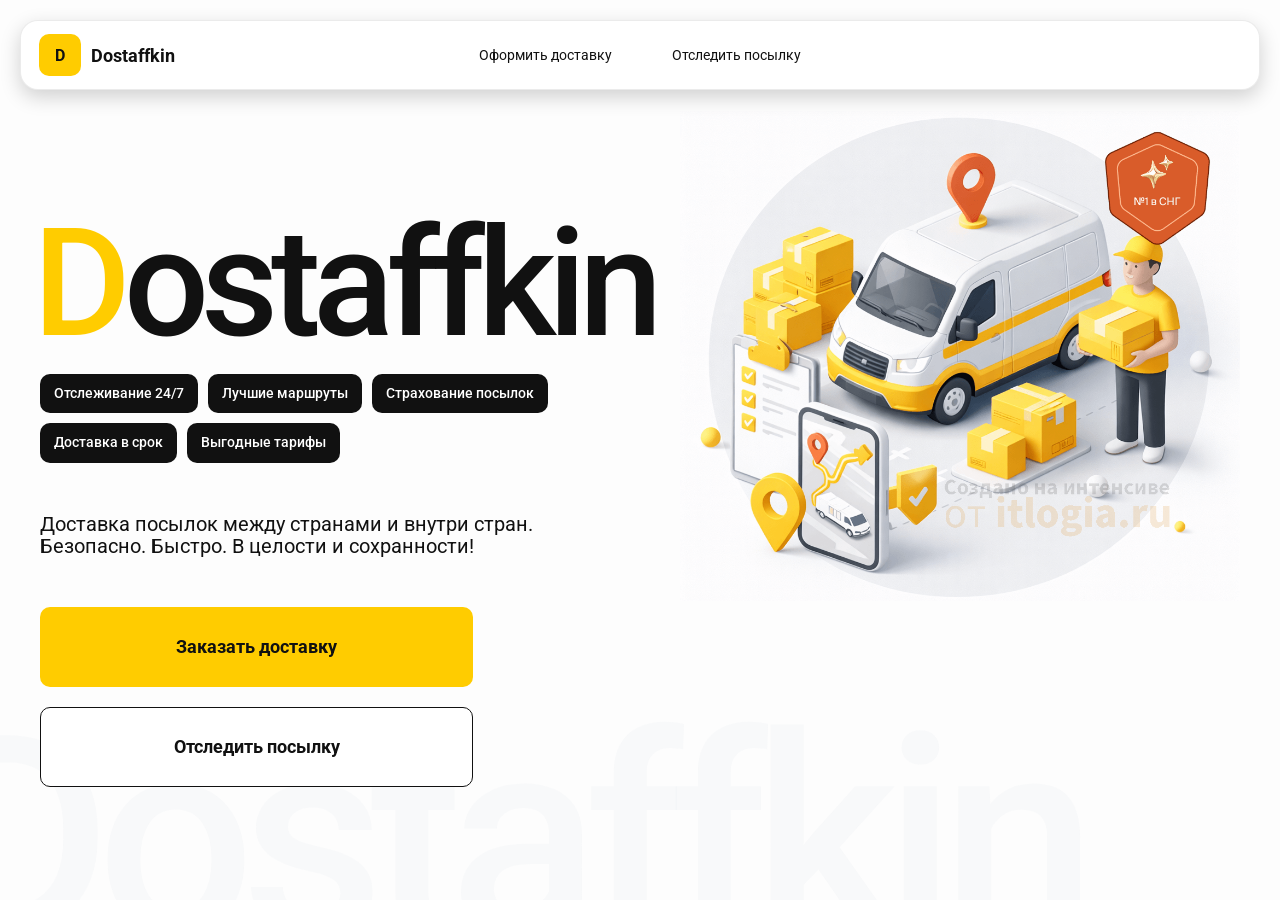
<file: index.html>
<!doctype html>
<html lang="ru">

<head>
    <meta charset="utf-8" />
    <meta name="viewport" content="width=device-width,initial-scale=1,maximum-scale=1,user-scalable=0" />
    <title>Dostaffkin — Доставка посылок между странами и внутри стран. Безопасно. Быстро. В целости и сохранности!
    </title>

    <link href="styles/base.css" rel="stylesheet" />
    <link href="styles/base_adaptive.css" rel="stylesheet" />
    <link href="styles/index.css" rel="stylesheet" />
    <link href="styles/index_adaptive.css" rel="stylesheet" />
</head>

<body>
    <div class="container">
        <header class="header">
            <a class="header-brand" href="#">
                <div class="header-logo">D</div>
                <div class="header-title">Dostaffkin</div>
            </a>
            <nav class="header-menu">
                <a class="header-link" href="./order.html">Оформить <span>доставку</span></a>
                <a class="header-link" href="./track.html">Отследить <span>посылку</span></a>
            </nav>
        </header>
        <main class="main">
        <section class="main-info">
        <div class="main-title">
            <span>D</span>ostaffkin
        </div>
        <div class="main-features">
            <div class="main-feature">Отслеживание 24/7</div>
            <div class="main-feature">Лучшие маршруты</div>
            <div class="main-feature">Страхование посылок</div>
            <div class="main-feature">Доставка в срок</div>
            <div class="main-feature">Выгодные тарифы</div>
        </div>
        <div class="main-description">
            Доставка посылок между странами и внутри стран.
            Безопасно. Быстро. В целости и сохранности!
        </div>
        <div class="main-actions">
            <a class="button" type="button" href="./order.html">Заказать доставку</a>
            <a class="button button-white" type="button" href="./track.html">Отследить посылку</a>
        </div>
        </section>
        <div class="main-title-ghost">Dostaffkin</div>
        <section class="main-image">
            <img src="images/main_image.png" alt="Main image" />
        </section>
    </main>
    </div>

</body>

</html>
</file>
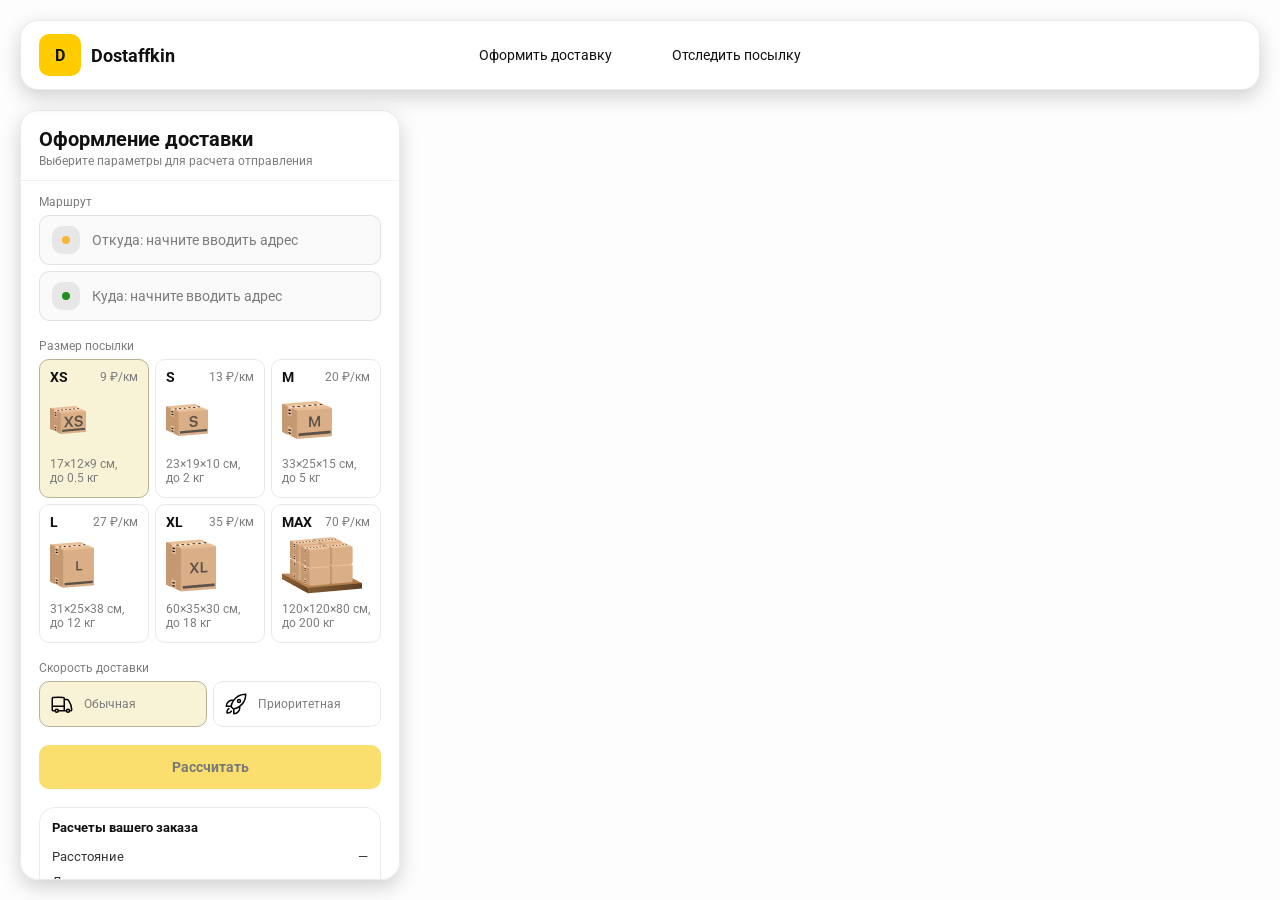
<file: order.html>
<!doctype html>
<html lang="ru">

<head>
    <meta charset="utf-8" />
    <meta name="viewport" content="width=device-width,initial-scale=1,maximum-scale=1,user-scalable=0" />
    <title>Оформление доставки</title>

    <link rel="stylesheet" href="styles/base.css" />
    <link rel="stylesheet" href="styles/base_adaptive.css" />

    <link rel="stylesheet" href="styles/order.css" />
    <link rel="stylesheet" href="styles/order_adaptive.css" />

    <script src="https://api-maps.yandex.ru/2.1/?lang=ru_RU&apikey=e59ec097-69a5-4cf1-a865-19179632c150&suggest_apikey=675d638d-68cb-4d7a-8704-220f92fd5fe0" type="text/javascript"></script>
</head>

<body>
    <div id="map"></div>

    <header class="header">
        <a class="header-brand" href="./index.html">
            <div class="header-logo">D</div>
            <div class="header-title">Dostaffkin</div>
        </a>
        <nav class="header-menu">
            <a class="header-link" href="#">Оформить <span>доставку</span></a>
            <a class="header-link" href="./track.html">Отследить <span>посылку</span></a>
        </nav>
    </header>

    <aside class="main" id="sidebar">
        <div class="main-header">
            <div class="main-title">Оформление доставки</div>
            <div class="main-text">Выберите параметры для расчета отправления</div>
        </div>
        <div class="main-content">
            <div class="main-route">
                <div class="main-block-title">Маршрут</div>
                <div class="main-fields">
                    <div class="main-field" id="fromField">
                        <div class="main-pin"></div>
                        <input id="from" placeholder="Откуда: начните вводить адрес" autocomplete="off" />
                        <div class="main-ac" id="fromAc" role="listbox" aria-label="Подсказки адресов"></div>
                    </div>

                    <div class="main-field" id="toField">
                        <div class="main-pin"></div>
                        <input id="to" placeholder="Куда: начните вводить адрес" autocomplete="off" />
                        <div class="main-ac" id="toAc" role="listbox" aria-label="Подсказки адресов"></div>
                    </div>
                </div>
            </div>
            <div class="main-package">
                <div class="main-block-title">Размер посылки</div>

                <div class="main-sizes">
                    <div class="main-size-card is-active" data-value="xs">
                        <div class="main-size-top">
                            <div class="main-size-label">XS</div>
                            <div class="main-size-rate">9 ₽/км</div>
                        </div>
                        <div class="main-size-media">
                            <img src="images/sizes/xs.png" alt="Короб XS" />
                        </div>
                        <div class="main-size-description">17×12×9 см,<br>до 0.5 кг</div>
                    </div>

                    <div class="main-size-card" data-value="s">
                        <div class="main-size-top">
                            <div class="main-size-label">S</div>
                            <div class="main-size-rate">13 ₽/км</div>
                        </div>
                        <div class="main-size-media">
                            <img src="images/sizes/s.png" alt="Короб S" />
                        </div>
                        <div class="main-size-description">23×19×10 см,<br>до 2 кг</div>
                    </div>

                    <div class="main-size-card" data-value="m">
                        <div class="main-size-top">
                            <div class="main-size-label">M</div>
                            <div class="main-size-rate">20 ₽/км</div>
                        </div>
                        <div class="main-size-media">
                            <img src="images/sizes/m.png" alt="Короб M" />
                        </div>
                        <div class="main-size-description">33×25×15 см,<br>до 5 кг</div>
                    </div>

                    <div class="main-size-card" data-value="l">
                        <div class="main-size-top">
                            <div class="main-size-label">L</div>
                            <div class="main-size-rate">27 ₽/км</div>
                        </div>
                        <div class="main-size-media">
                            <img src="images/sizes/l.png" alt="Короб L" />
                        </div>
                        <div class="main-size-description">31×25×38 см,<br>до 12 кг</div>
                    </div>

                    <div class="main-size-card" data-value="xl">
                        <div class="main-size-top">
                            <div class="main-size-label">XL</div>
                            <div class="main-size-rate">35 ₽/км</div>
                        </div>
                        <div class="main-size-media">
                            <img src="images/sizes/xl.png" alt="Короб XL" />
                        </div>
                        <div class="main-size-description">60×35×30 см,<br>до 18 кг</div>
                    </div>

                    <div class="main-size-card" data-value="max">
                        <div class="main-size-top">
                            <div class="main-size-label">MAX</div>
                            <div class="main-size-rate">70 ₽/км</div>
                        </div>
                        <div class="main-size-media main-size-media-palleta">
                            <img src="images/sizes/max.png" alt="Паллета" />
                        </div>
                        <div class="main-size-description">120×120×80 см,<br>до 200 кг</div>
                    </div>
                </div>
            </div>
            <div class="main-speed">
                <div class="main-block-title">Скорость доставки</div>

                <div class="main-speeds">
                    <div class="main-speed-card is-active" data-value="regular">
                        <img class="main-speed-media" src="images/icons/regular.svg" alt="Regular" />
                        <div class="main-speed-description">Обычная</div>
                    </div>
                    <div class="main-speed-card" data-value="fast">
                        <img class="main-speed-media" src="images/icons/fast.svg" alt="Fast" />
                        <div class="main-speed-description">Приоритетная</div>
                    </div>

                </div>
            </div>


            <div class="main-calculate-block">
                <button id="calc" class="button calculate-button" type="button" disabled>Рассчитать</button>
            </div>
            <div class="main-result" id="result">
                <div class="main-result-title">Расчеты вашего заказа</div>
                <div class="main-result-lines">
                    <div class="main-result-line"><span>Расстояние</span><span id="distanceValue">—</span></div>
                    <div class="main-result-line"><span>Доставим через</span><span id="durationValue">—</span></div>
                    <div class="main-result-line"><span>Тариф</span><span id="rateValue">—</span></div>
                </div>
                <div class="main-price">
                    <div class="main-price-label">Итого</div>
                    <div class="main-price-value" id="totalValue">—</div>
                </div>
            </div>
            <div class="main-order-box">
                <div class="main-order-form" id="orderForm">
                    <div class="main-order-title">Оформление доставки</div>
                    <div class="main-block-info-row">
                        <div class="main-block-title">Контакты</div>
                        <div class="order-fields">
                            <div class="main-field">
                                <input id="customerName" placeholder="Ваше имя" autocomplete="off" />
                            </div>
                            <div class="main-field">
                                <input id="customerPhone" placeholder="Ваш телефон" autocomplete="off"
                                    inputmode="tel" />
                            </div>
                        </div>
                    </div>
                    <div class="main-block-info-row extra-info">
                        <div class="main-block-title">Дополнительная информация</div>
                        <div class="main-field textarea">
                            <textarea id="comment" placeholder="Детали доставки и комментарии"></textarea>
                        </div>
                    </div>
                    <button id="submit" class="button main-submit-request" type="button" disabled>Отправить
                        заявку
                    </button>
                </div>

                <div class="main-order-success" id="orderSuccess">
                    <div class="main-success-icon">✓</div>
                    <div class="main-success-title">Заявка отправлена!</div>
                    <div class="main-success-title">Номер отправления – <span id="orderId"></span></div>
                    <div class="main-success-subtitle">Мы скоро свяжемся с вами</div>
                </div>
            </div>
        </div>
        </div>



    </aside>

    <script src="scripts/order.js"></script>

</body>

</html>
</file>
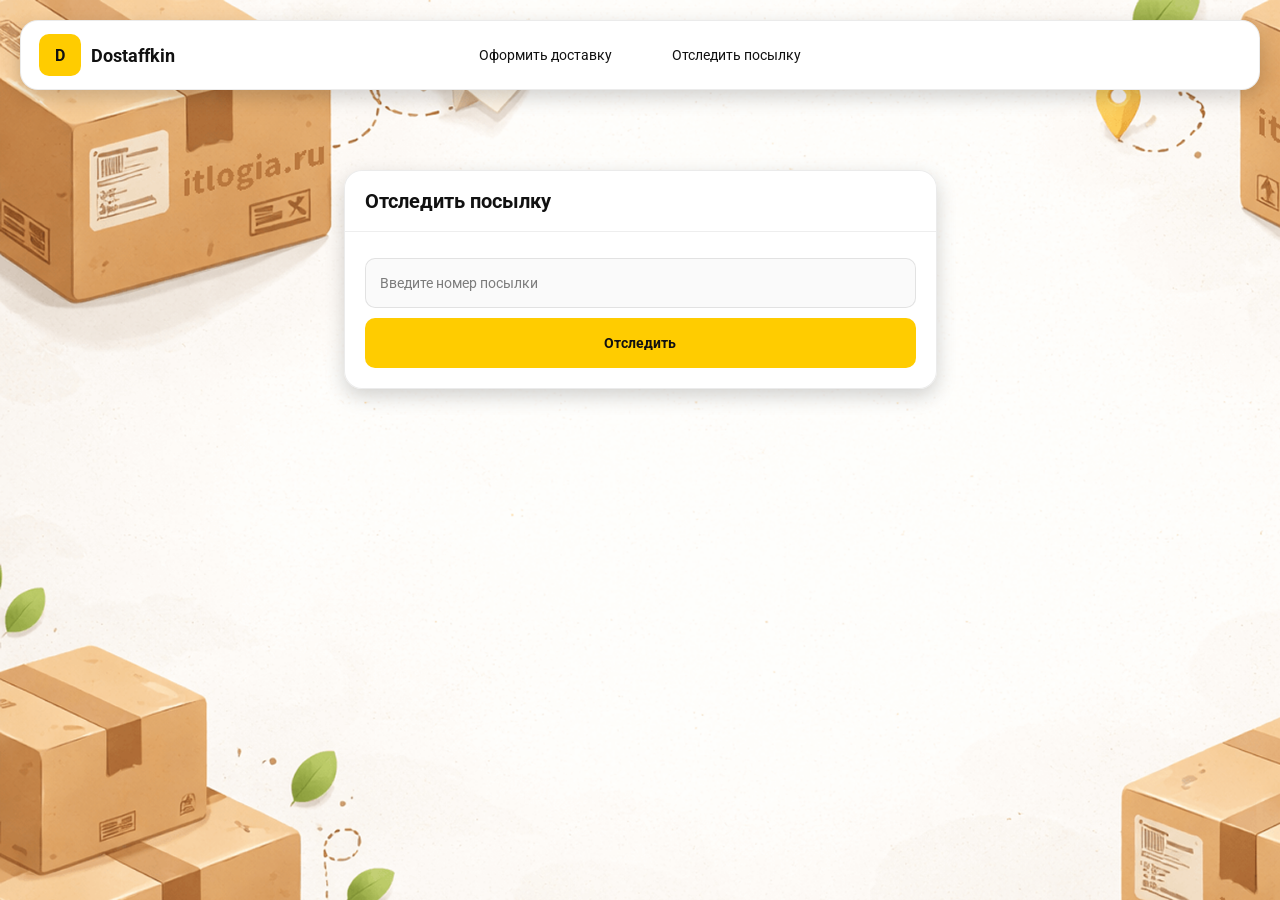
<file: track.html>
<!doctype html>
<html lang="ru">

<head>
    <meta charset="utf-8" />
    <meta name="viewport" content="width=device-width,initial-scale=1,maximum-scale=1,user-scalable=0" />
    <title>Отследить посылку</title>
    <link rel="stylesheet" href="styles/base.css" />
    <link rel="stylesheet" href="styles/base_adaptive.css" />

    <link rel="stylesheet" href="styles/track.css" />
    <link rel="stylesheet" href="styles/track_adaptive.css" />
</head>

<body>
    <div class="container">
        <header class="header">
            <a class="header-brand" href="./index.html">
                <div class="header-logo">D</div>
                <div class="header-title">Dostaffkin</div>
            </a>
            <nav class="header-menu">
                <a class="header-link" href="./order.html">Оформить <span>доставку</span></a>
                <a class="header-link" href="#">Отследить <span>посылку</span></a>
            </nav>
        </header>
        <main class="track-content">
            <section class="track-card track-search">
                <div class="track-title">Отследить посылку</div>
                <div class="track-action">
                    <div class="main-field track-field">
                        <input id="trackNumber" placeholder="Введите номер посылки" autocomplete="off" />
                    </div>
                    <button id="trackButton" class="button track-button" type="button">Отследить</button>
                </div>
            </section>
            <section class="track-card track-result" id="trackResult">
                <div class="track-result-header">
                    <div class="track-id" id="trackIdValue"></div>
                    <div class="track-routes">
                        <div class="track-route">
                            <div class="track-route-pin">
                                <svg xmlns="http://www.w3.org/2000/svg" fill="none" viewBox="0 0 24 24"
                                    stroke-width="1.5" stroke="orange" class="size-6">
                                    <path stroke-linecap="round" stroke-linejoin="round"
                                        d="M15 10.5a3 3 0 1 1-6 0 3 3 0 0 1 6 0Z" />
                                    <path stroke-linecap="round" stroke-linejoin="round"
                                        d="M19.5 10.5c0 7.142-7.5 11.25-7.5 11.25S4.5 17.642 4.5 10.5a7.5 7.5 0 1 1 15 0Z" />
                                </svg>
                            </div>
                            <div class="track-route-address" id="trackFromValue">
                                Откуда: Москва, улица Арбат, 1
                            </div>
                        </div>
                        <div class="track-route track-route-arrow">
                            <svg xmlns="http://www.w3.org/2000/svg" fill="none" viewBox="0 0 24 24" stroke-width="1.5"
                                stroke="currentColor" class="size-6">
                                <path stroke-linecap="round" stroke-linejoin="round"
                                    d="M19.5 13.5 12 21m0 0-7.5-7.5M12 21V3" />
                            </svg>
                        </div>
                        <div class="track-route">
                            <div class="track-route-pin">
                                <svg xmlns="http://www.w3.org/2000/svg" fill="none" viewBox="0 0 24 24"
                                    stroke-width="1.5" stroke="green" class="size-6">
                                    <path stroke-linecap="round" stroke-linejoin="round"
                                        d="M15 10.5a3 3 0 1 1-6 0 3 3 0 0 1 6 0Z" />
                                    <path stroke-linecap="round" stroke-linejoin="round"
                                        d="M19.5 10.5c0 7.142-7.5 11.25-7.5 11.25S4.5 17.642 4.5 10.5a7.5 7.5 0 1 1 15 0Z" />
                                </svg>
                            </div>
                            <div class="track-route-address" id="trackToValue">
                                Куда: Минск, проспект Независимости, 58
                            </div>
                        </div>
                    </div>
                </div>
                <div class="track-info">
                    <div class="track-status-title">Статус данной посылки:</div>
                    <div class="track-status-list" id="trackStatusList">

                    </div>
                </div>
            </section>
        </main>
    </div>

    <script src="scripts/track.js"></script>
</body>

</html>
</file>
<file: styles/base.css>
*, *::before, *::after {
    box-sizing: border-box;
}

@font-face {
    font-family: "Roboto";
    src: url("../fonts/Roboto-Regular.ttf");
    font-weight: normal;
}

@font-face {
    font-family: "Roboto";
    src: url("../fonts/Roboto-Bold.ttf");
    font-weight: bold;
}

@font-face {
    font-family: "Roboto";
    src: url("../fonts/Roboto-Medium.ttf");
    font-weight: 500;
}

html, body {
    margin: 0;
    color: #111111;
    font-family: "Roboto", sans-serif;
}

body {
    background: #FDFDFD;
}

.header {
    border-radius: 18px;
    box-shadow: 0 7px 20px 0 #0000002E;
    backdrop-filter: blur(10px);
    background: #ffffff;
    left: 20px;
    border: 1px solid rgba(0, 0, 0, 0.08);
    position: fixed;
    right: 20px;
    top: 20px;
    padding: 14px 18px;
    height: 70px;
    display: flex;
    align-items: center;
    z-index: 6;
}

.header-brand {
    display: flex;
    align-items: center;
    text-decoration: none;
    gap: 10px;
}

.header-logo {
    width: 42px;
    height: 42px;
    border-radius: 10px;
    background: #FFCC00;
    display: grid;
    place-items: center;
    font-weight: bold;
    color: #111;   
}

.header-title {
    font-size: 18px;
    font-weight: bold;
    color: #111111;
    text-decoration: none;
}

.header-menu {
    display: flex;
    align-items: center;
    gap: 60px;
    margin: 0;
    position: absolute;
    left: 50%;
    transform: translateX(-50%);
}

.header-link {
    font-size: 14px;
    color: #111111;
    text-decoration: none;
}

.button {
    border: 0;
    outline: none;
    height: 44px;
    border-radius: 10px;
    font-size: 14px;
    font-weight: bold;
    cursor: pointer;
    font-family: inherit;
    transition: transform .08s ease, opacity .12s ease;
    background: #ffcc00;
    color: #111111;
    text-align: center;
    text-decoration: none;
}

.button:hover {
    background-color: #E5BC19;
}

.button:disabled {
    cursor: not-allowed;
    background-color: #FADE6E;
    color: #787878;
    transform: none;
}

.button.button-white {
    background: #ffffff;
    border: 1px solid #111111;
}

.button.button-white:hover {
    background: rgb(241 241 241);
}

.main-field {
    display: flex;
    align-items: center;
    margin-top: 6px;
    gap: 10px;
    border: 1px solid #1111111A;
    background: #FAFAFA;
    border-radius: 10px;
    padding: 10px 12px;
    position: relative;
    box-sizing: border-box;
    height: 50px;
}

.main-field.textarea {
    height: auto;
}

.main-pin {
    width: 28px;
    height: 28px;
    border-radius: 10px;
    background: rgba(17, 17, 17, 0.08);
    display: grid;
    place-items: center;
    flex: 0 0 auto;
    position: relative;
}

.main-pin::before {
    content: "";
    width: 8px;
    height: 8px;
    border-radius: 999px;
    background: orange;
    opacity: .75;
    display: block;
}

.main-field:last-child .main-pin::before {
    background: green;
    opacity: .85;
}

input, textarea {
    width: 100%;
    border: 0;
    outline: none;
    background: transparent;
    font-size: 14px;
    color: #111111;
    font-family: inherit;
}

textarea {
    resize: vertical;
    min-height: 72px;
    padding: 2px 0;
}

input::placeholder, textarea::placeholder {
    color: #7C7C7C;
}

.main-field:focus-within {
    border-color: rgba(0, 0, 0, 0.20);
    box-shadow: 0 0 0 4px rgba(255, 204, 0, 0.35);
    background: rgba(255, 255, 255, 0.75);
}
</file>
<file: styles/base_adaptive.css>
@media (max-width: 767px) {
    .header {
        left: 10px;
        right: 10px;
        top: 10px;
    }

    .header-link span {
        display: none;
    }

    .header-menu {
        gap: 20px;
        justify-content: flex-start;
        margin: 0 0 0 30px;
        position: static;
        transform: none;
    }
}

@media (max-width: 420px) {
    .header-title {
        display: none;
    }
}

@media (max-width: 374px) {
    .header-menu {
        gap: 10px;
        margin: 0 0 0 10px;
    }
}
</file>
<file: styles/index.css>
.container {
    overflow: hidden;
    min-height: 100vh;
}

.main {
    padding: 111px 40px 40px;
    position: relative;
    display: flex;
}

.main-info {
    max-width: 840px;
    width: 100%;
    position: relative;
}

.main-title {
    margin-top: 98px;
    font-weight: 500;
    font-size: 200px;
    line-height: 1;
    letter-spacing: -0.05em;
    color: #111111;
    left: -15px;
    position: relative;
}

.main-title span {
    color: #ffcc00;
}

.main-features {
    margin-top: 15px;
    display: flex;
    flex-wrap: wrap;
    gap: 10px;
}

.main-feature {
    background: #111111;
    color: #ffffff;
    padding: 12px 14px;
    font-weight: 500;
    font-size: 14px;
    line-height: 1.1;
    border-radius: 10px;
}

.main-description {
    margin-top: 50px;
    max-width: 500px;
    font-size: 20px;
    line-height: 1.1;
    color: #111111;
}

.main-actions {
    margin-top: 50px;
    display: flex;
    flex-direction: column;
    gap: 20px;
}

.main-actions .button {
    height: 80px;
    width: 433px;
    font-size: 18px;
    font-weight: bold;
    place-items: center;
    display: grid;
}

.main-title-ghost {
    position: absolute;
    z-index: -1;
    left: -70px;
    bottom: -150px;
    font-weight: 500;
    font-size: 278px;
    line-height: 1;
    letter-spacing: -0.05em;
    color: #ECEDF04D;
}

.main-image {
    width: 1024px;
    top: 100px;
    z-index: -2;
}

.main-image img {
    width: 100%;
    max-width: 1024px;
    height: auto;
    display: block;
}
</file>
<file: styles/index_adaptive.css>
@media (max-width: 1760px) {
    .main-title {
        font-size: 150px;
        left: -7px;
    }

    .main-info {
        max-width: 640px;
    }
}
@media (max-width: 1200px) {
    .main-info {
        max-width: 540px;
    }

    .main {
        padding: 111px 20px 20px;
    }

    .main-title {
        font-size: 120px;
        left: -4px;
    }

    .main-title-ghost {
        font-size: 220px;
    }
}
@media (max-width: 1024px) {
    .main-title {
        margin-top: 30px;
    }

    .main {
        flex-direction: column-reverse;
    }

    .main-image {
        max-width: 350px;
        position: absolute;
        left: 370px;
        top: 370px;
    }

    .main-info {
        max-width: 100%;
    }

    .main-actions {
        gap: 10px;
    }

    .main-actions .button {
        height: 50px;
        font-size: 14px;
        width: auto;
        max-width: 300px;
    }

    .main-description {
        max-width: 350px;
    }
}
@media (max-width: 570px) {
    .main-title {
        font-size: 88px;
    }

    .main-description {
        max-width: 100%
    }

    .main-actions {
       width: 100%;
    }

    .main-actions .button {
        width: 100%;
        max-width: 100%
    }

    .main-image {
        max-width: 650px;
        position: absolute;
        left: 170px;
        top: 70px;
        opacity: 0.2;
    }
}
@media (max-width: 400px) {
    .main-title {
        font-size: 70px;
    }
}
</file>
<file: styles/order.css>
#map {
    position: fixed;
    inset: 0;
}

.main {
    border-radius: 18px;
    box-shadow: 0 7px 20px 0 #0000002E;
    backdrop-filter: blur(10px);
    background: rgba(255, 255, 255, 0.96);
    left: 20px;
    border: 1px solid rgba(0, 0, 0, 0.08);
    position: fixed;
    top: 110px;
    bottom: 20px;
    width: 380px;
    display: flex;
    flex-direction: column;
    overflow: hidden;
    z-index: 5;
}

.main-header {
    padding: 18px 18px 12px 18px;
    border-bottom: 1px solid rgba(0, 0, 0, 0.06);
    display: flex;
    flex-direction: column;
}

.main-title {
    font-size: 20px;
    line-height: 100%;
    font-weight: bold;
}

.main-text {
    font-size: 12px;
    margin-top: 5px;
    color: #7C7C7C;
}

.main-content {
    padding: 14px 18px 18px 18px;
    overflow: auto;
    scrollbar-width: none;
    display: flex;
    flex-direction: column;
    gap: 18px;
    flex: 1;
}

.main-block-title {
    font-size: 12px;
    color: #7C7C7C;
}

.main-route .main-block-title,
.main-package .main-block-title {
    margin-bottom: 6px;
}

.main-sizes {
    display: grid;
    gap: 6px;
    grid-template-columns: repeat(3, 1fr);
}

.main-size-card {
    border: 1px solid #E8E8E7;
    background: #FFFFFF;
    border-radius: 10px;
    padding: 10px;
    cursor: pointer;
    user-select: none;
    transition: transform .08s ease, border-color .12s ease, background .12s ease;
    min-height: 139px;
}

.main-size-card:hover {
    transform: translateY(-1px);
}

.main-size-card.is-active {
    background-color: #F8F2D6;
    border-color: #B7B196;
}

.main-size-top {
    display: flex;
    align-items: center;
    justify-content: space-between;
}

.main-size-label {
    font-weight: bold;
    font-size: 14px;
    color: #111111;
    line-height: 100%;
}

.main-size-rate {
    font-size: 12px;
    color: #7C7C7C;
    line-height: 100%;
}

.main-size-media {
    margin-top: 8px;
    height: 57px;
}

.main-size-description {
    margin-top: 8px;
    font-size: 12px;
    color: #7C7C7C;
    line-height: 1.2;
}

.calculate-button {
    width: 100%;
}

.main-result {
    border: 1px solid rgba(0, 0, 0, 0.08);
    background: rgba(255, 255, 255, 0.75);
    border-radius: 16px;
    padding: 12px;
    line-height: 1.25;
}

.main-result-title {
    font-weight: bold;
    font-size: 13px;
    color: #111111;
    margin-bottom: 13px;
}

.main-result-lines {
    gap: 8px;
    display: flex;
    flex-direction: column;
}

.main-result-line {
    font-size: 13px;
    color: rgba(17, 17, 17, 0.85);
    display: flex;
    justify-content: space-between;
}

.main-price {
    margin-top: 18px;
    padding-top: 10px;
    border-top: 1px dashed rgba(0, 0, 0, 0.12);
    display: flex;
    align-items: baseline;
    justify-content: space-between;
}

.main-price-label {
    font-size: 12px;
    color: rgba(17, 17, 17, 0.55);
}

.main-price-value {
    font-size: 20px;
    font-weight: bold;
    color: #111111;
    letter-spacing: -0.3px;
}

.main-order-box {
    background: #ffffff;
    border: 1px solid #E8E8E7;
    border-radius: 10px;
    padding: 12px;
}

.main-order-title {
    margin-bottom: 8px;
    font-weight: bold;
    font-size: 14px;
    color: #111111;
}

.main-block-info {
    display: flex;
    flex-direction: column;
    gap: 6px;
}

.order-fields {
    display: grid;
    grid-template-columns: 1fr 1fr;
    column-gap: 10px;
    margin-top: 6px;
}

.main-block-info-row.extra-info {
    display: block;
    margin-top: 13px;
}

.main-submit-request {
    width: 100%;
    margin-top: 6px;
}

.main-order-success {
    display: none;
    text-align: center;
    padding: 22px 12px;
    gap: 12px;
}

.main-order-success.is-visible {
    display: flex;
    flex-direction: column;
    align-items: center;
}

.main-success-icon {
    width: 56px;
    height: 56px;
    border-radius: 50%;
    background: #16a34a;
    color: #ffffff;
    display: grid;
    place-items: center;
    font-size: 30px;
}

.main-success-title {
    font-size: 14px;
    font-weight: bold;
    color: #111111;
}

.main-success-subtitle {
    font-size: 12px;
    color: rgba(17, 17, 17, 0.55);
    line-height: 1.3;
}

.main-speed .main-block-title {
    margin-bottom: 6px;
}

.main-speeds {
    display: grid;
    gap: 6px;
    grid-template-columns: repeat(2, 1fr);
}

.main-speed-card {
    border: 1px solid #E8E8E7;
    background: #FFFFFF;
    border-radius: 10px;
    padding: 10px;
    cursor: pointer;
    user-select: none;
    transition: transform .08s ease, border-color .12s ease, background .12s ease;
    display: flex;
    align-items: center;
    gap: 10px;
}

.main-speed-card:hover {
    transform: translateY(-1px);
}

.main-speed-card.is-active {
    background-color: #F8F2D6;
    border-color: #B7B196;
}

.main-speed-description {
    font-size: 12px;
    color: #7C7C7C;
    line-height: 1.2;
}
</file>
<file: styles/order_adaptive.css>
@media (max-width: 767px) {
    .main {
        left: 10px;
        right: 10px;
        top: 50%;
        bottom: 12px;
        width: auto;
        max-width: none;
    }
}

@media (max-width: 420px) {
    .main-sizes {
        grid-template-columns: repeat(2, 1fr);
    }
}
</file>
<file: styles/track.css>
.container {
    background: #F4F4F4 url("../images/track-bg.png");
    background-size: cover;
    min-height: 100vh;
    padding: 170px 0 50px 0;
}

.track-content {
    width: 593px;
    margin: 0 auto;
}

.track-card {
    width: 100%;
    border-radius: 18px;
    box-shadow: 0 7px 20px 0 #0000002E;
    backdrop-filter: blur(10px);
    background: rgba(255, 255, 255, 0.96);
    border: 1px solid rgba(0, 0, 0, 0.08);
}

.track-title {
    font-size: 20px;
    line-height: 100%;
    font-weight: bold;
    border-bottom: 1px solid #EEEEEE;
    padding: 20px;
}

.track-action {
    padding: 20px;
}

.track-button {
    width: 100%;
    height: 50px;
}

.track-field {
    margin-bottom: 10px;
}

.track-result {
    margin-top: 5px;
    display: none;
}

.track-result.is-visible {
    display: block;
}

.track-result-header {
    font-weight: bold;
    font-size: 14px;
    color: #111111;
    padding: 20px;
    border-bottom: 1px solid #EEEEEE;
}

.track-id {
    margin-bottom: 12px;
    font-size: 20px;
}

.track-routes {
    display: flex;
    flex-direction: column;
    gap: 10px;
    font-weight: normal;
}

.track-route {
    display: flex;
    align-items: center;
    gap: 10px;
}

.track-route-pin {
    width: 24px;
    height: 24px;
    flex-shrink: 0;
}

.track-route-arrow {
    padding: 15px 0;
    width: 24px;
    height: 24px;
}

.track-info {
    padding: 20px;
}

.track-status {
    display: flex;
    align-items: center;
    font-size: 12px;
    gap: 10px;
}

.track-status-title {
    font-size: 14px;
    color: #111111;
    margin-bottom: 20px;
}

.track-status-list {
    display: flex;
    flex-direction: column;
    gap: 15px;
}

.track-status-icon {
    width: 40px;
    height: 40px;
    border-radius: 50%;
    background: rgba(17, 17, 17, 0.08);
    display: grid;
    place-items: center;
    flex: 0 0 auto;
}

.track-status.created .track-status-icon {
    background-color: #F1CB00;
}

.track-status.in-way .track-status-icon {
    background-color: #F08A11;
}

.track-status.ready .track-status-icon {
    background-color: #A35D0A;
}

.track-status.done .track-status-icon {
    background-color: #37C93B;
}

.track-status-text {
    display: flex;
    align-items: center;
    justify-content: space-between;
    color: #111111;
    font-size: 12px;
    flex: 1;
}

.track-status-date {
    color: rgba(17, 17, 17, 0.55);
}
</file>
<file: styles/track_adaptive.css>
@media (max-width: 767px) {
    .container {
        padding: 130px 0 50px 0;
    }

    .track-content {
        width: 100%;
        padding-left: 10px;
        padding-right: 10px;
    }

    .track-result-header {
        padding: 20px;
    }
}
</file>
